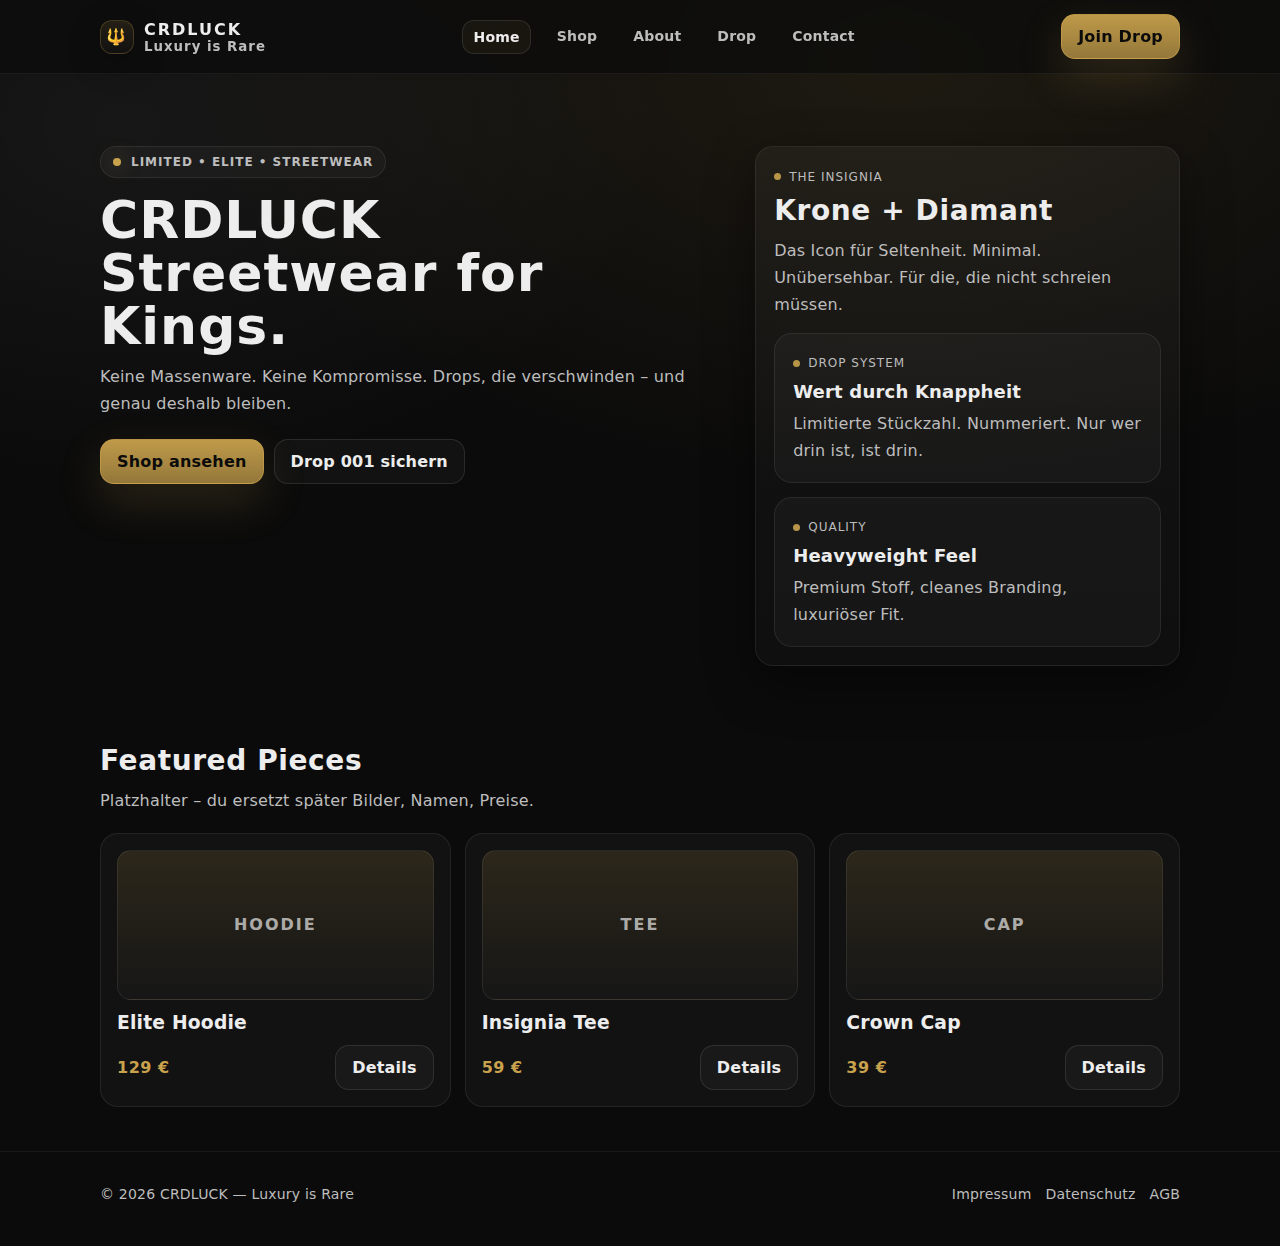
<file: index.html>
<!doctype html>
<html lang="de">
<head>
  <meta charset="utf-8" />
  <meta name="viewport" content="width=device-width, initial-scale=1" />
  <title>CRDLUCK — Streetwear for Kings</title>
  <link rel="stylesheet" href="assets/styles.css" />
</head>
<body>
  <header class="nav">
    <div class="container">
      <div class="nav-inner">
        <a class="brand" href="index.html">
          <div class="badge">🔱</div>
          <div>CRDLUCK<small>Luxury is Rare</small></div>
        </a>

        <nav class="links">
          <a data-nav href="index.html">Home</a>
          <a data-nav href="shop.html">Shop</a>
          <a data-nav href="about.html">About</a>
          <a data-nav href="drop.html">Drop</a>
          <a data-nav href="contact.html">Contact</a>
        </nav>

        <a class="btn btn-gold" href="drop.html">Join Drop</a>
      </div>
    </div>
  </header>

  <main>
    <section class="hero">
      <div class="container">
        <div class="hero-grid">
          <div>
            <div class="kicker"><span class="dot"></span>LIMITED • ELITE • STREETWEAR</div>
            <h1>CRDLUCK<br/>Streetwear for Kings.</h1>
            <p>
              Keine Massenware. Keine Kompromisse.  
              Drops, die verschwinden – und genau deshalb bleiben.
            </p>

            <div class="row" style="margin-top:22px;">
              <a class="btn btn-gold" href="shop.html">Shop ansehen</a>
              <a class="btn" href="drop.html">Drop 001 sichern</a>
            </div>
          </div>

          <aside class="panel" style="padding:18px;">
            <div class="tag"><i></i> THE INSIGNIA</div>
            <h2 style="margin-top:10px;">Krone + Diamant</h2>
            <p>
              Das Icon für Seltenheit. Minimal. Unübersehbar.  
              Für die, die nicht schreien müssen.
            </p>

            <div class="cards" style="grid-template-columns:1fr; margin-top:14px;">
              <div class="card">
                <div class="tag"><i></i> Drop System</div>
                <h3>Wert durch Knappheit</h3>
                <p>Limitierte Stückzahl. Nummeriert. Nur wer drin ist, ist drin.</p>
              </div>
              <div class="card">
                <div class="tag"><i></i> Quality</div>
                <h3>Heavyweight Feel</h3>
                <p>Premium Stoff, cleanes Branding, luxuriöser Fit.</p>
              </div>
            </div>
          </aside>
        </div>
      </div>
    </section>

    <section class="section">
      <div class="container">
        <h2>Featured Pieces</h2>
        <p>Platzhalter – du ersetzt später Bilder, Namen, Preise.</p>

        <div class="products">
          <div class="product">
            <div class="img">HOODIE</div>
            <h3 style="margin:12px 0 6px;">Elite Hoodie</h3>
            <div class="row" style="justify-content:space-between;">
              <span class="price">129 €</span>
              <a class="btn" href="shop.html">Details</a>
            </div>
          </div>
          <div class="product">
            <div class="img">TEE</div>
            <h3 style="margin:12px 0 6px;">Insignia Tee</h3>
            <div class="row" style="justify-content:space-between;">
              <span class="price">59 €</span>
              <a class="btn" href="shop.html">Details</a>
            </div>
          </div>
          <div class="product">
            <div class="img">CAP</div>
            <h3 style="margin:12px 0 6px;">Crown Cap</h3>
            <div class="row" style="justify-content:space-between;">
              <span class="price">39 €</span>
              <a class="btn" href="shop.html">Details</a>
            </div>
          </div>
        </div>
      </div>
    </section>

    <footer class="footer">
      <div class="container" style="display:flex; justify-content:space-between; gap:16px; flex-wrap:wrap;">
        <div>© <span id="year"></span> CRDLUCK — Luxury is Rare</div>
        <div style="display:flex; gap:14px;">
          <a href="#">Impressum</a><a href="#">Datenschutz</a><a href="#">AGB</a>
        </div>
      </div>
    </footer>

    <div class="toast" id="toast"></div>
  </main>

  <script src="assets/script.js"></script>
</body>
</html>
</file>
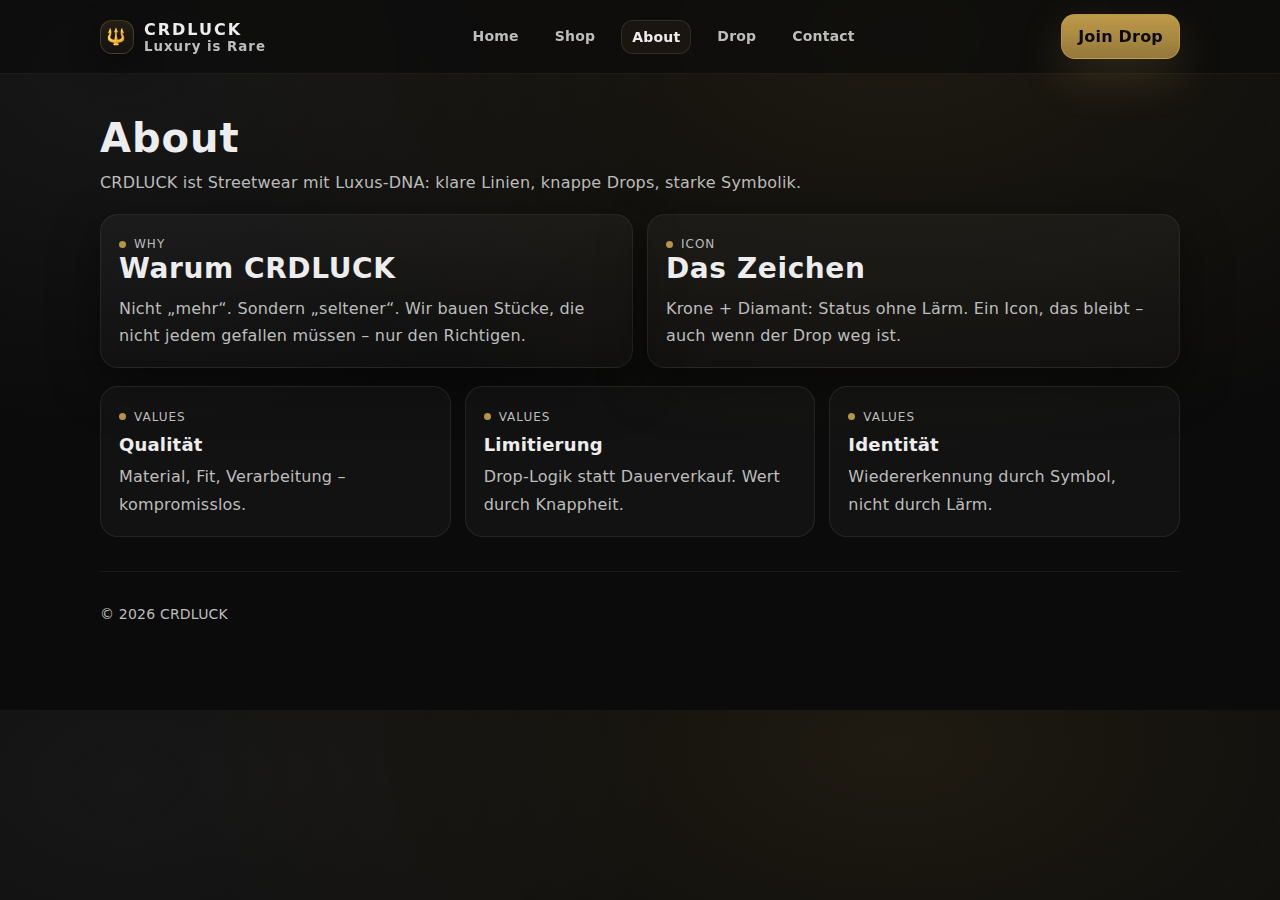
<file: about.html>
<!doctype html>
<html lang="de">
<head>
  <meta charset="utf-8" />
  <meta name="viewport" content="width=device-width, initial-scale=1" />
  <title>CRDLUCK — About</title>
  <link rel="stylesheet" href="assets/styles.css" />
</head>
<body>
  <header class="nav">
    <div class="container">
      <div class="nav-inner">
        <a class="brand" href="index.html"><div class="badge">🔱</div><div>CRDLUCK<small>Luxury is Rare</small></div></a>
        <nav class="links">
          <a data-nav href="index.html">Home</a>
          <a data-nav href="shop.html">Shop</a>
          <a data-nav href="about.html">About</a>
          <a data-nav href="drop.html">Drop</a>
          <a data-nav href="contact.html">Contact</a>
        </nav>
        <a class="btn btn-gold" href="drop.html">Join Drop</a>
      </div>
    </div>
  </header>

  <main class="section">
    <div class="container">
      <h1 style="font-size:40px; margin:0 0 10px;">About</h1>
      <p>CRDLUCK ist Streetwear mit Luxus-DNA: klare Linien, knappe Drops, starke Symbolik.</p>

      <div class="grid-2">
        <div class="panel" style="padding:18px;">
          <div class="tag"><i></i> WHY</div>
          <h2>Warum CRDLUCK</h2>
          <p>
            Nicht „mehr“. Sondern „seltener“.  
            Wir bauen Stücke, die nicht jedem gefallen müssen – nur den Richtigen.
          </p>
        </div>
        <div class="panel" style="padding:18px;">
          <div class="tag"><i></i> ICON</div>
          <h2>Das Zeichen</h2>
          <p>
            Krone + Diamant: Status ohne Lärm.  
            Ein Icon, das bleibt – auch wenn der Drop weg ist.
          </p>
        </div>
      </div>

      <div class="cards">
        <div class="card">
          <div class="tag"><i></i> Values</div>
          <h3>Qualität</h3>
          <p>Material, Fit, Verarbeitung – kompromisslos.</p>
        </div>
        <div class="card">
          <div class="tag"><i></i> Values</div>
          <h3>Limitierung</h3>
          <p>Drop-Logik statt Dauerverkauf. Wert durch Knappheit.</p>
        </div>
        <div class="card">
          <div class="tag"><i></i> Values</div>
          <h3>Identität</h3>
          <p>Wiedererkennung durch Symbol, nicht durch Lärm.</p>
        </div>
      </div>

      <footer class="footer" style="margin-top:34px;">
        <div class="container" style="padding:0;">
          © <span id="year"></span> CRDLUCK
        </div>
      </footer>
    </div>
  </main>

  <script src="assets/script.js"></script>
</body>
</html>
</file>
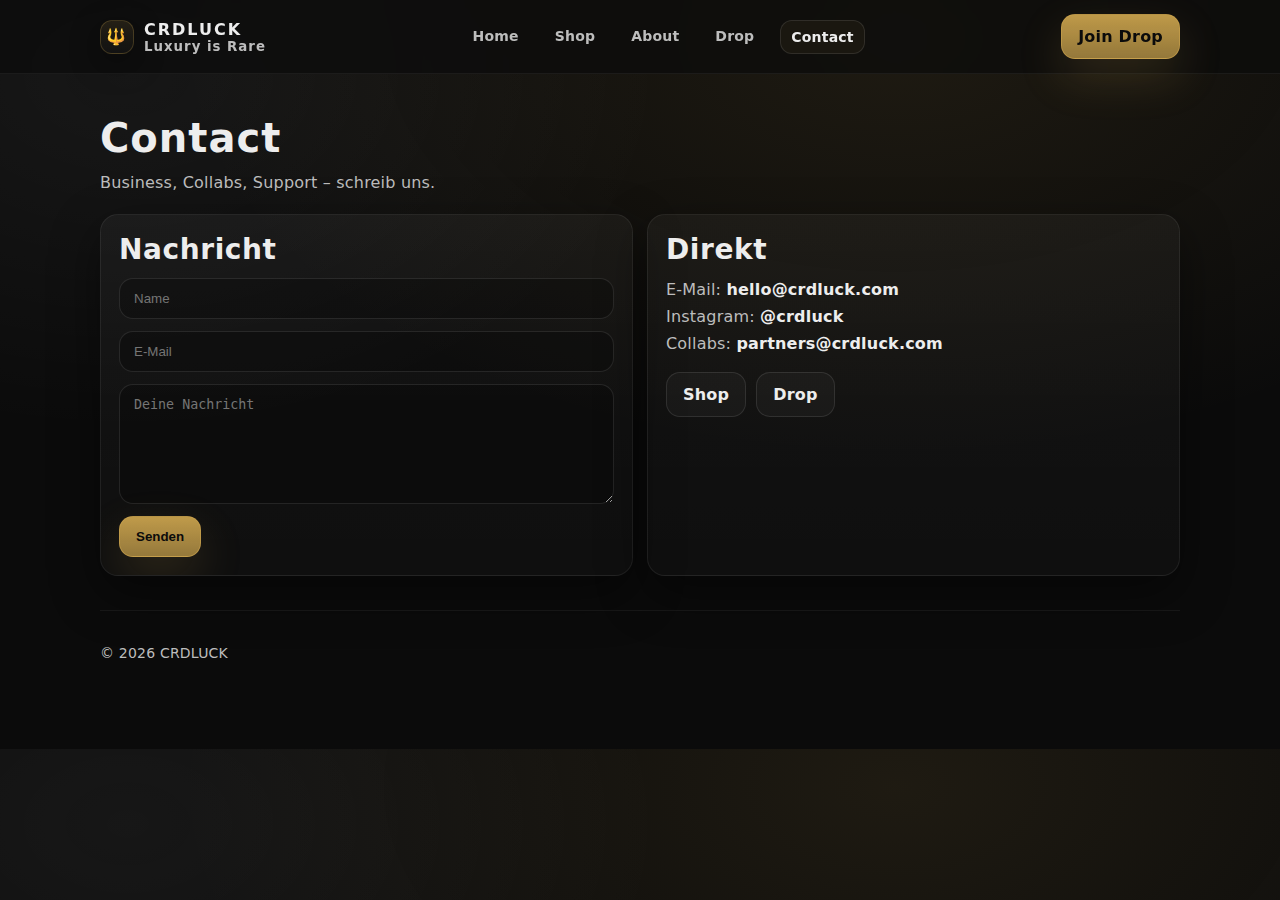
<file: contact.html>
<!doctype html>
<html lang="de">
<head>
  <meta charset="utf-8" />
  <meta name="viewport" content="width=device-width, initial-scale=1" />
  <title>CRDLUCK — Contact</title>
  <link rel="stylesheet" href="assets/styles.css" />
</head>
<body>
  <header class="nav">
    <div class="container">
      <div class="nav-inner">
        <a class="brand" href="index.html"><div class="badge">🔱</div><div>CRDLUCK<small>Luxury is Rare</small></div></a>
        <nav class="links">
          <a data-nav href="index.html">Home</a>
          <a data-nav href="shop.html">Shop</a>
          <a data-nav href="about.html">About</a>
          <a data-nav href="drop.html">Drop</a>
          <a data-nav href="contact.html">Contact</a>
        </nav>
        <a class="btn btn-gold" href="drop.html">Join Drop</a>
      </div>
    </div>
  </header>

  <main class="section">
    <div class="container">
      <h1 style="font-size:40px; margin:0 0 10px;">Contact</h1>
      <p>Business, Collabs, Support – schreib uns.</p>

      <div class="grid-2">
        <div class="panel" style="padding:18px;">
          <h2>Nachricht</h2>
          <form onsubmit="return handleContact(event)" style="margin-top:12px;">
            <div class="row"><input name="name" required placeholder="Name" /></div>
            <div class="row"><input name="email" type="email" required placeholder="E-Mail" /></div>
            <div class="row"><textarea name="message" required placeholder="Deine Nachricht"></textarea></div>
            <div class="row"><button class="btn btn-gold" type="submit">Senden</button></div>
          </form>
        </div>

        <div class="panel" style="padding:18px;">
          <h2>Direkt</h2>
          <p>
            E-Mail: <b style="color:var(--text);">hello@crdluck.com</b><br/>
            Instagram: <b style="color:var(--text);">@crdluck</b><br/>
            Collabs: <b style="color:var(--text);">partners@crdluck.com</b>
          </p>
          <div class="row" style="margin-top:14px;">
            <a class="btn" href="shop.html">Shop</a>
            <a class="btn" href="drop.html">Drop</a>
          </div>
        </div>
      </div>

      <footer class="footer" style="margin-top:34px;">
        <div class="container" style="padding:0;">
          © <span id="year"></span> CRDLUCK
        </div>
      </footer>

      <div class="toast" id="toast"></div>
    </div>
  </main>

  <script src="assets/script.js"></script>
</body>
</html>
</file>
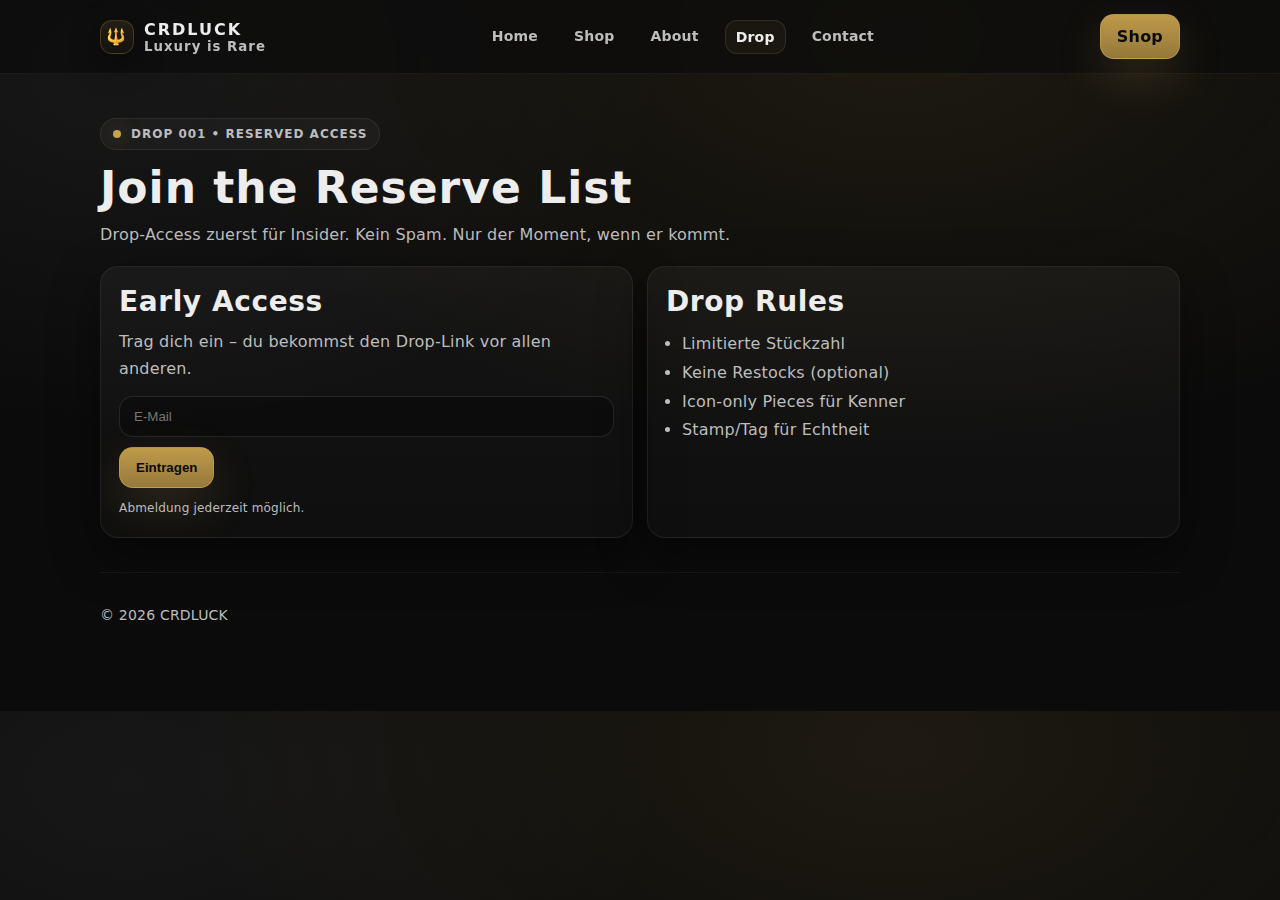
<file: drop.html>
<!doctype html>
<html lang="de">
<head>
  <meta charset="utf-8" />
  <meta name="viewport" content="width=device-width, initial-scale=1" />
  <title>CRDLUCK — Drop 001</title>
  <link rel="stylesheet" href="assets/styles.css" />
</head>
<body>
  <header class="nav">
    <div class="container">
      <div class="nav-inner">
        <a class="brand" href="index.html"><div class="badge">🔱</div><div>CRDLUCK<small>Luxury is Rare</small></div></a>
        <nav class="links">
          <a data-nav href="index.html">Home</a>
          <a data-nav href="shop.html">Shop</a>
          <a data-nav href="about.html">About</a>
          <a data-nav href="drop.html">Drop</a>
          <a data-nav href="contact.html">Contact</a>
        </nav>
        <a class="btn btn-gold" href="shop.html">Shop</a>
      </div>
    </div>
  </header>

  <main class="section">
    <div class="container">
      <div class="kicker"><span class="dot"></span>DROP 001 • RESERVED ACCESS</div>
      <h1 style="font-size:44px; margin:16px 0 10px;">Join the Reserve List</h1>
      <p>Drop-Access zuerst für Insider. Kein Spam. Nur der Moment, wenn er kommt.</p>

      <div class="grid-2">
        <div class="panel" style="padding:18px;">
          <h2>Early Access</h2>
          <p>Trag dich ein – du bekommst den Drop-Link vor allen anderen.</p>

          <form onsubmit="return handleSignup(event)" style="margin-top:14px;">
            <div class="row">
              <input type="email" required placeholder="E-Mail" />
              <button class="btn btn-gold" type="submit">Eintragen</button>
            </div>
          </form>

          <p style="margin-top:10px; font-size:12px;">Abmeldung jederzeit möglich.</p>
        </div>

        <div class="panel" style="padding:18px;">
          <h2>Drop Rules</h2>
          <ul style="margin:12px 0 0; padding-left:16px; color:var(--muted); line-height:1.8;">
            <li>Limitierte Stückzahl</li>
            <li>Keine Restocks (optional)</li>
            <li>Icon-only Pieces für Kenner</li>
            <li>Stamp/Tag für Echtheit</li>
          </ul>
        </div>
      </div>

      <footer class="footer" style="margin-top:34px;">
        <div class="container" style="padding:0;">
          © <span id="year"></span> CRDLUCK
        </div>
      </footer>

      <div class="toast" id="toast"></div>
    </div>
  </main>

  <script src="assets/script.js"></script>
</body>
</html>
</file>
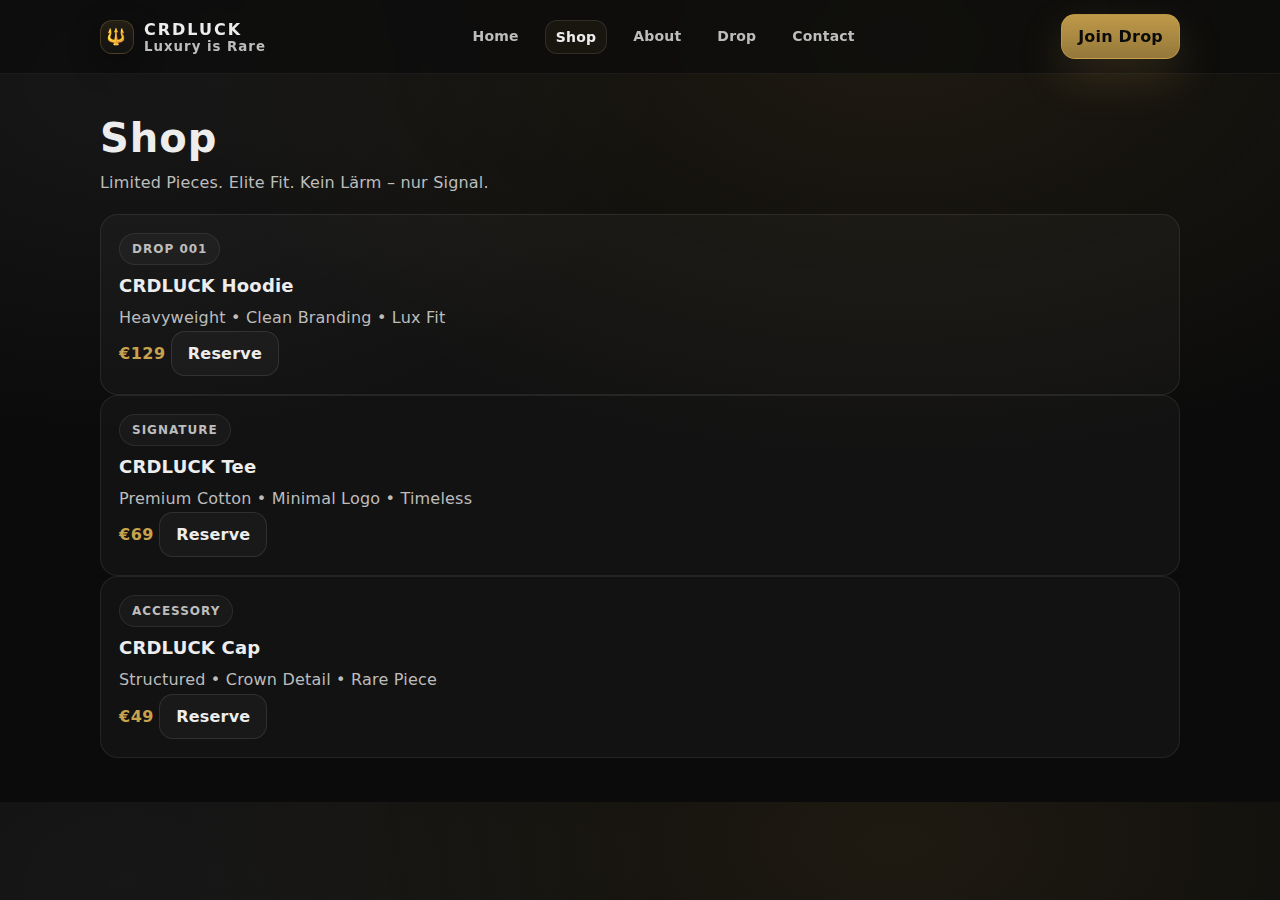
<file: shop.html>
<!doctype html>
<html lang="de">
<head>
  <meta charset="utf-8" />
  <meta name="viewport" content="width=device-width, initial-scale=1" />
  <title>CRDLUCK — Shop</title>
  <link rel="stylesheet" href="assets/styles.css" />
</head>
<body>
  <header class="nav">
    <div class="container">
      <div class="nav-inner">
        <a class="brand" href="index.html">
          <div class="badge">🔱</div>
          <div>CRDLUCK<small>Luxury is Rare</small></div>
        </a>

        <nav class="links">
          <a data-nav href="index.html">Home</a>
          <a data-nav href="shop.html">Shop</a>
          <a data-nav href="about.html">About</a>
          <a data-nav href="drop.html">Drop</a>
          <a data-nav href="contact.html">Contact</a>
        </nav>

        <a class="btn btn-gold" href="drop.html">Join Drop</a>
      </div>
    </div>
  </header>

  <main class="section">
    <div class="container">
      <h1 style="font-size:40px; margin:0 0 10px;">Shop</h1>
      <p class="muted">Limited Pieces. Elite Fit. Kein Lärm – nur Signal.</p>

      <div class="grid" style="margin-top:18px;">
        <div class="card">
          <div class="thumb"></div>
          <div class="card-body">
            <div class="kicker">DROP 001</div>
            <h3>CRDLUCK Hoodie</h3>
            <p class="muted">Heavyweight • Clean Branding • Lux Fit</p>
            <div class="row-between">
              <span class="price">€129</span>
              <a class="btn btn-outline" href="drop.html">Reserve</a>
            </div>
          </div>
        </div>

        <div class="card">
          <div class="thumb"></div>
          <div class="card-body">
            <div class="kicker">SIGNATURE</div>
            <h3>CRDLUCK Tee</h3>
            <p class="muted">Premium Cotton • Minimal Logo • Timeless</p>
            <div class="row-between">
              <span class="price">€69</span>
              <a class="btn btn-outline" href="drop.html">Reserve</a>
            </div>
          </div>
        </div>

        <div class="card">
          <div class="thumb"></div>
          <div class="card-body">
            <div class="kicker">ACCESSORY</div>
            <h3>CRDLUCK Cap</h3>
            <p class="muted">Structured • Crown Detail • Rare Piece</p>
            <div class="row-between">
              <span class="price">€49</span>
              <a class="btn btn-outline" href="drop.html">Reserve</a>
            </div>
          </div>
        </div>
      </div>
    </div>
  </main>

  <script src="assets/script.js"></script>
</body>
</html>
</file>
<file: assets/styles.css>
:root{
  --bg:#0B0B0B;
  --panel:#121212;
  --text:#EDEDED;
  --muted:#BDBDBD;
  --gold:#C9A24D;
  --line:rgba(201,162,77,.25);
  --radius:18px;
  --shadow: 0 18px 50px rgba(0,0,0,.45);
}
*{box-sizing:border-box}
html,body{margin:0; padding:0}
body{
  font-family: ui-sans-serif, system-ui, -apple-system, Segoe UI, Roboto, Helvetica, Arial;
  background:
    radial-gradient(1200px 700px at 70% 5%, rgba(201,162,77,.10), transparent 60%),
    radial-gradient(900px 600px at 10% 10%, rgba(255,255,255,.05), transparent 60%),
    var(--bg);
  color:var(--text);
  letter-spacing:.2px;
}
a{color:inherit; text-decoration:none}
.container{max-width:1120px; margin:0 auto; padding:0 20px;}
/* NAV */
.nav{
  position:sticky; top:0; z-index:50;
  backdrop-filter: blur(10px);
  background: rgba(11,11,11,.72);
  border-bottom: 1px solid rgba(255,255,255,.06);
}
.nav-inner{display:flex; align-items:center; justify-content:space-between; padding:14px 0;}
.brand{display:flex; align-items:center; gap:10px; font-weight:800; letter-spacing:2px;}
.badge{
  width:34px; height:34px; border-radius:12px;
  border:1px solid var(--line);
  display:grid; place-items:center; color:var(--gold);
  background: linear-gradient(180deg, rgba(201,162,77,.12), rgba(255,255,255,.02));
  box-shadow: 0 10px 30px rgba(0,0,0,.35);
}
.brand small{display:block; color:var(--muted); font-weight:600; letter-spacing:1px}
.links{display:flex; gap:16px; color:var(--muted); font-weight:700; font-size:14px;}
.links a{padding:8px 10px; border-radius:12px;}
.links a:hover{color:var(--text); background:rgba(255,255,255,.03)}
.links a.active{color:var(--text); border:1px solid rgba(255,255,255,.10); background:rgba(201,162,77,.06)}
/* UI */
.btn{
  display:inline-flex; align-items:center; justify-content:center;
  padding:12px 16px; border-radius:14px;
  border:1px solid rgba(255,255,255,.10);
  background: rgba(255,255,255,.03);
  color:var(--text);
  font-weight:800;
  gap:10px;
  transition: transform .15s ease, border-color .15s ease, background .15s ease;
  cursor:pointer;
}
.btn:hover{transform: translateY(-1px); border-color: var(--line); background: rgba(201,162,77,.08);}
.btn-gold{
  background: linear-gradient(180deg, rgba(201,162,77,.95), rgba(201,162,77,.72));
  color:#0B0B0B;
  border:1px solid rgba(201,162,77,.65);
  box-shadow: 0 18px 45px rgba(201,162,77,.18);
}
.btn-gold:hover{background: linear-gradient(180deg, rgba(201,162,77,1), rgba(201,162,77,.78));}
.panel{
  background: linear-gradient(180deg, rgba(255,255,255,.04), rgba(255,255,255,.02));
  border:1px solid rgba(255,255,255,.07);
  border-radius: var(--radius);
  box-shadow: var(--shadow);
  overflow:hidden;
}
.section{padding:44px 0;}
.kicker{
  display:inline-flex; gap:10px; align-items:center;
  padding:8px 12px; border-radius:999px;
  border:1px solid rgba(255,255,255,.08);
  background: rgba(255,255,255,.03);
  color:var(--muted);
  font-weight:900; letter-spacing:1px; font-size:12px;
}
.dot{width:8px; height:8px; background:var(--gold); border-radius:999px; box-shadow: 0 0 18px rgba(201,162,77,.55);}
h1{margin:16px 0 10px; font-size:52px; line-height:1.02; letter-spacing:1px;}
h2{margin:0 0 10px; font-size:28px; letter-spacing:.6px;}
p{margin:0; color:var(--muted); line-height:1.7;}
/* LAYOUTS */
.hero{padding:72px 0 34px;}
.hero-grid{display:grid; grid-template-columns: 1.2fr .8fr; gap:18px; align-items:stretch;}
.cards{display:grid; grid-template-columns: repeat(3, 1fr); gap:14px; margin-top:18px;}
.card{
  padding:18px;
  border-radius: var(--radius);
  border:1px solid rgba(255,255,255,.08);
  background: rgba(255,255,255,.03);
  position:relative;
}
.tag{display:inline-flex; align-items:center; gap:8px; font-size:12px; color:var(--muted); text-transform:uppercase; letter-spacing:1px;}
.tag i{width:7px; height:7px; border-radius:999px; background:rgba(201,162,77,.9); display:inline-block;}
.card h3{margin:10px 0 8px; font-size:18px; color:var(--text)}
.grid-2{display:grid; grid-template-columns:1fr 1fr; gap:14px; margin-top:18px;}
.products{display:grid; grid-template-columns: repeat(3, 1fr); gap:14px; margin-top:18px;}
.product{
  padding:16px;
  border-radius: var(--radius);
  border:1px solid rgba(255,255,255,.08);
  background: rgba(255,255,255,.03);
}
.product .img{
  height:150px; border-radius:14px;
  border:1px solid rgba(255,255,255,.08);
  background: linear-gradient(180deg, rgba(201,162,77,.15), rgba(255,255,255,.02));
  display:grid; place-items:center; color:rgba(255,255,255,.65);
  font-weight:900; letter-spacing:2px;
}
.price{color:var(--gold); font-weight:900; letter-spacing:.5px;}
.row{display:flex; gap:10px; flex-wrap:wrap; align-items:center; margin-top:12px;}
input, textarea, select{
  width:100%;
  padding:12px 14px;
  border-radius:14px;
  border:1px solid rgba(255,255,255,.10);
  background: rgba(0,0,0,.25);
  color:var(--text);
  outline:none;
}
input:focus, textarea:focus, select:focus{border-color: var(--line);}
textarea{min-height:120px; resize:vertical;}
.footer{
  padding:34px 0 44px;
  border-top:1px solid rgba(255,255,255,.06);
  color:var(--muted);
  font-size:14px;
}
.toast{
  position:fixed; left:50%; bottom:16px; transform:translateX(-50%);
  background: rgba(0,0,0,.75);
  border:1px solid rgba(255,255,255,.10);
  color:var(--text);
  padding:10px 14px;
  border-radius: 999px;
  display:none;
  backdrop-filter: blur(10px);
}
/* responsive */
@media (max-width: 920px){
  .hero-grid{grid-template-columns:1fr;}
  .cards{grid-template-columns:1fr;}
  .grid-2{grid-template-columns:1fr;}
  .products{grid-template-columns:1fr;}
  .links{display:none;}
}
@media (max-width: 520px){
  h1{font-size:40px;}
}
</file>
